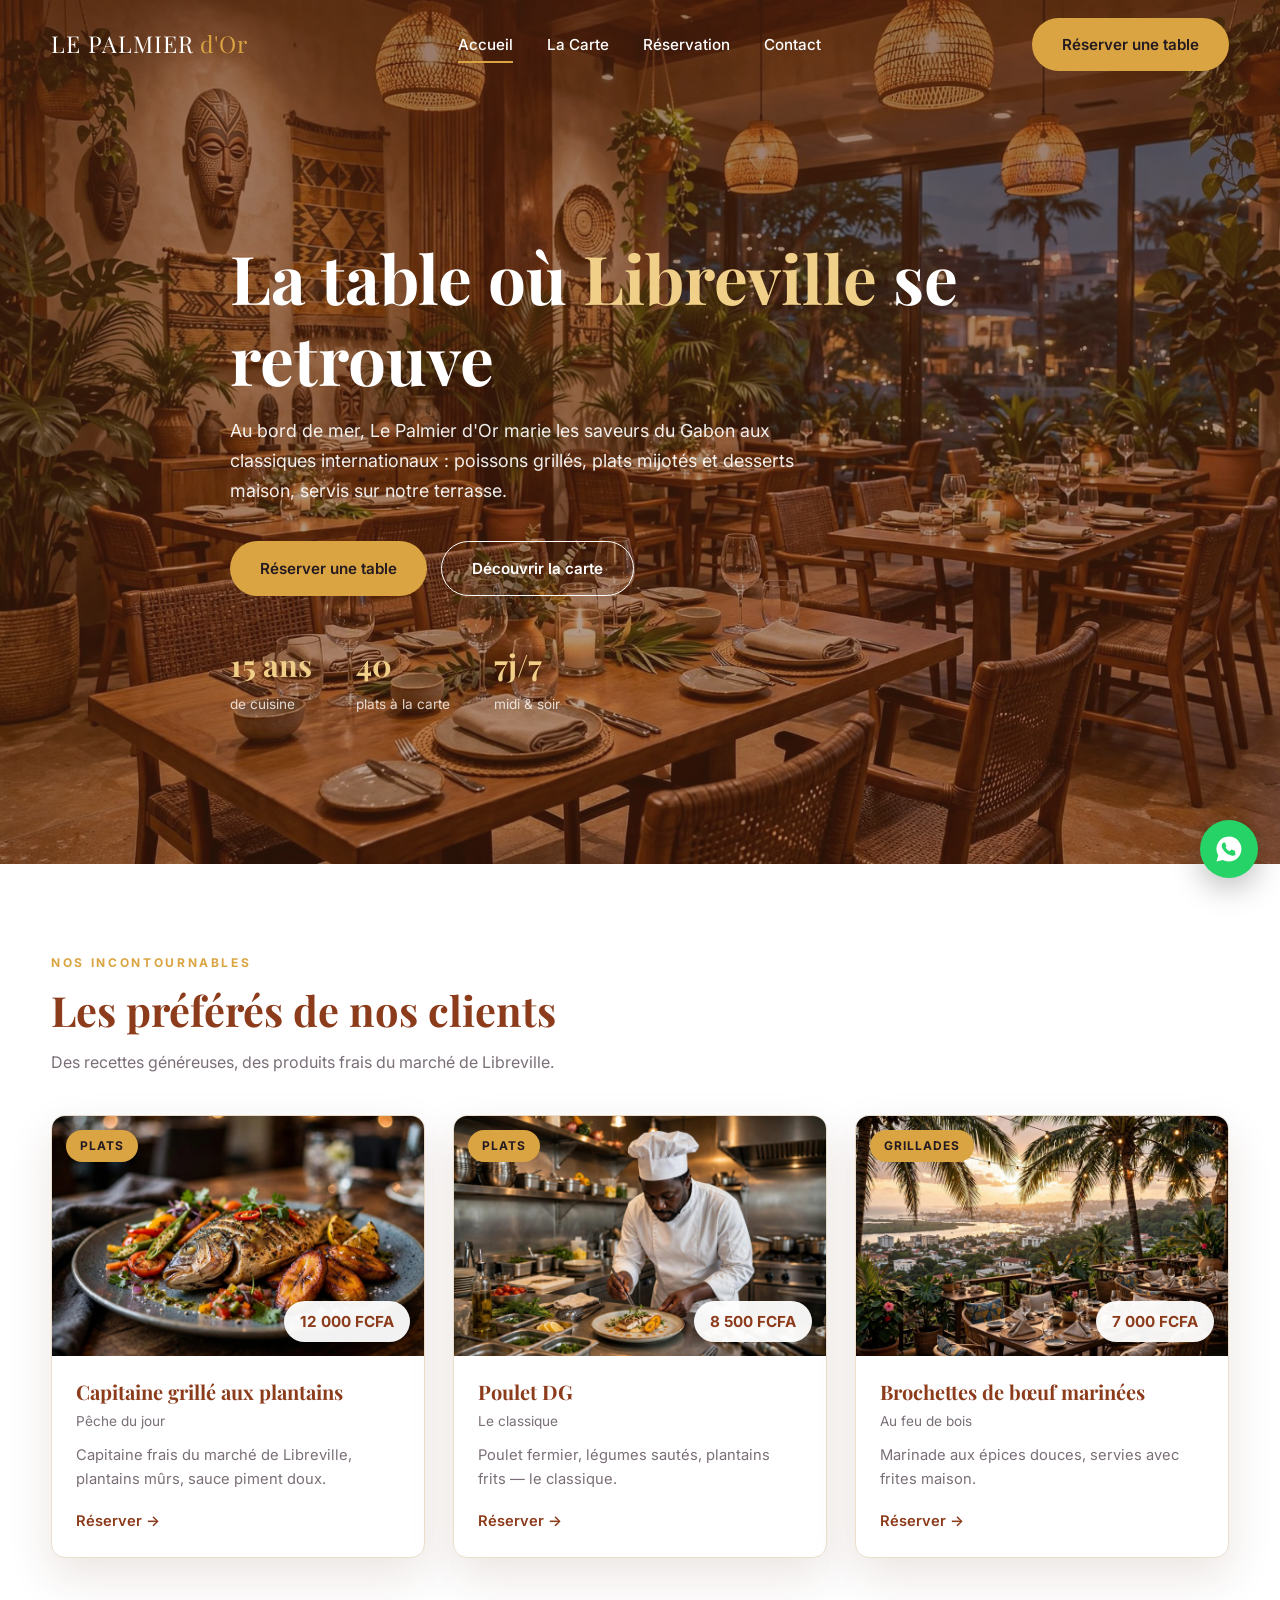
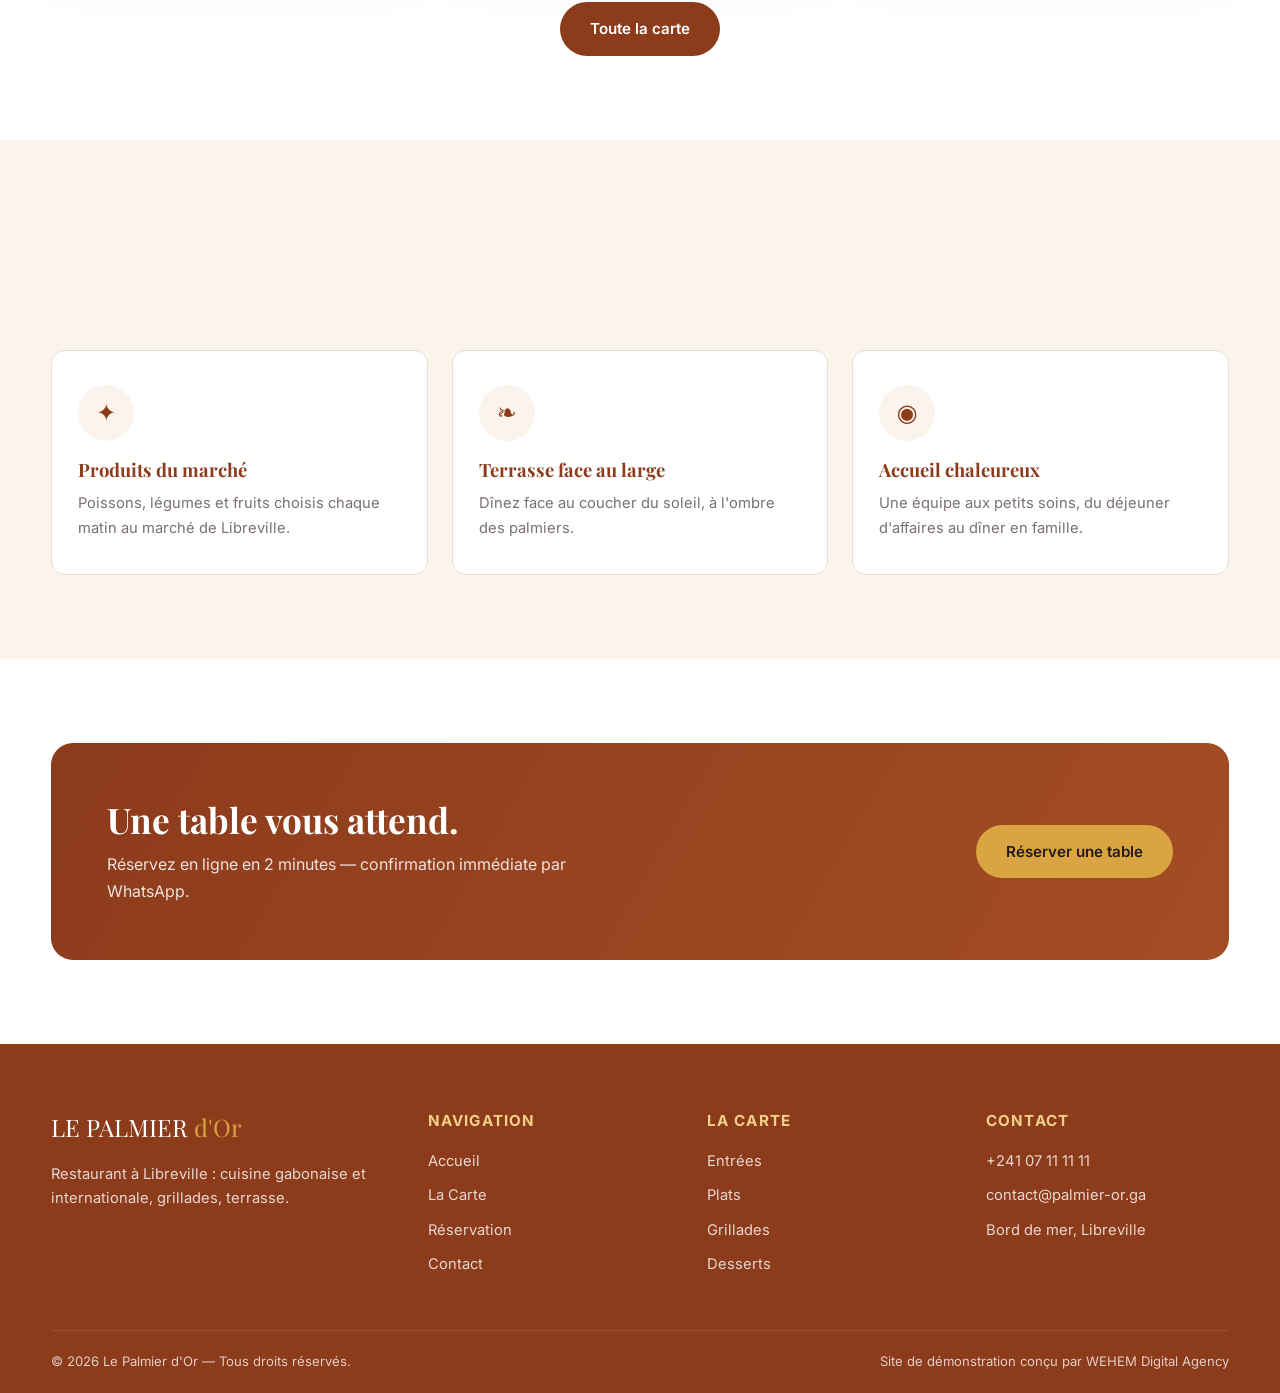
<file: index.html>
<!DOCTYPE html>
<html lang="fr">
<head>
<meta charset="UTF-8">
<meta name="viewport" content="width=device-width, initial-scale=1.0">
<title>Le Palmier d'Or — Restaurant à Libreville</title>
<meta name="description" content="Le Palmier d'Or : restaurant à Libreville. Cuisine gabonaise et internationale, grillades, terrasse face au large. Réservez votre table.">
<link rel="preconnect" href="https://fonts.googleapis.com">
<link href="https://fonts.googleapis.com/css2?family=Playfair+Display:wght@500;600;700&family=Inter:wght@400;500;600;700&display=swap" rel="stylesheet">
<link rel="stylesheet" href="styles.css">
</head>
<body>

<header class="header" id="header">
  <div class="container">
    <a href="index.html" class="logo">LE PALMIER<span> d'Or</span></a>
    <nav class="nav" id="nav">
      <a href="index.html">Accueil</a>
      <a href="carte.html">La Carte</a>
      <a href="reservation.html">Réservation</a>
      <a href="contact.html">Contact</a>
    </nav>
    <div class="header-cta">
      <a class="btn btn--or" href="reservation.html">Réserver une table</a>
      <button class="burger" id="burger" aria-label="Menu"><span></span><span></span><span></span></button>
    </div>
  </div>
</header>

<section class="hero">
  <div class="container hero-contenu">
    <h1>La table où <em>Libreville</em> se retrouve</h1>
    <p>Au bord de mer, Le Palmier d'Or marie les saveurs du Gabon aux classiques internationaux : poissons grillés, plats mijotés et desserts maison, servis sur notre terrasse.</p>
    <div class="hero-cta">
      <a class="btn btn--or" href="reservation.html">Réserver une table</a>
      <a class="btn btn--ghost" href="carte.html" style="border-color:#fff;color:#fff">Découvrir la carte</a>
    </div>
    <div class="hero-stats">
      <div><strong>15 ans</strong><span>de cuisine</span></div>
      <div><strong>40</strong><span>plats à la carte</span></div>
      <div><strong>7j/7</strong><span>midi & soir</span></div>
    </div>
  </div>
</section>

<section class="section">
  <div class="container">
    <span class="kicker reveal">Nos incontournables</span>
    <h2 class="titre-section reveal">Les préférés de nos clients</h2>
    <p class="sous-titre reveal">Des recettes généreuses, des produits frais du marché de Libreville.</p>
    <div class="grille-presta">
      <article class="carte-presta reveal">
        <a href="reservation.html?prestation=capitaine"><div class="carte-img">
          <img src="images/plat-signature.jpg" alt="Capitaine grillé aux plantains" loading="lazy">
          <span class="badge">Plats</span><span class="prix-tag">12 000 FCFA</span>
        </div></a>
        <div class="carte-corps">
          <h3><a href="reservation.html?prestation=capitaine">Capitaine grillé aux plantains</a></h3>
          <p class="carte-duree">Pêche du jour</p>
          <p class="desc">Capitaine frais du marché de Libreville, plantains mûrs, sauce piment doux.</p>
          <a class="carte-lien" href="reservation.html?prestation=capitaine">Réserver →</a>
        </div>
      </article>
      <article class="carte-presta reveal">
        <a href="reservation.html?prestation=poulet-dg"><div class="carte-img">
          <img src="images/chef.jpg" alt="Poulet DG" loading="lazy">
          <span class="badge">Plats</span><span class="prix-tag">8 500 FCFA</span>
        </div></a>
        <div class="carte-corps">
          <h3><a href="reservation.html?prestation=poulet-dg">Poulet DG</a></h3>
          <p class="carte-duree">Le classique</p>
          <p class="desc">Poulet fermier, légumes sautés, plantains frits — le classique.</p>
          <a class="carte-lien" href="reservation.html?prestation=poulet-dg">Réserver →</a>
        </div>
      </article>
      <article class="carte-presta reveal">
        <a href="reservation.html?prestation=brochettes"><div class="carte-img">
          <img src="images/terrasse.jpg" alt="Brochettes de bœuf marinées" loading="lazy">
          <span class="badge">Grillades</span><span class="prix-tag">7 000 FCFA</span>
        </div></a>
        <div class="carte-corps">
          <h3><a href="reservation.html?prestation=brochettes">Brochettes de bœuf marinées</a></h3>
          <p class="carte-duree">Au feu de bois</p>
          <p class="desc">Marinade aux épices douces, servies avec frites maison.</p>
          <a class="carte-lien" href="reservation.html?prestation=brochettes">Réserver →</a>
        </div>
      </article>
    </div>
    <div class="centre reveal"><a class="btn btn--prune" href="carte.html">Toute la carte</a></div>
  </div>
</section>

<section class="section section--creme">
  <div class="container">
    <span class="kicker reveal">Pourquoi nous choisir</span>
    <h2 class="titre-section reveal">Le goût du Gabon, l'exigence d'une grande table</h2>
    <div class="grille-atouts" style="margin-top:40px">
      <div class="atout reveal">
        <div class="atout-icone">✦</div>
        <h3>Produits du marché</h3>
        <p>Poissons, légumes et fruits choisis chaque matin au marché de Libreville.</p>
      </div>
      <div class="atout reveal">
        <div class="atout-icone">❧</div>
        <h3>Terrasse face au large</h3>
        <p>Dînez face au coucher du soleil, à l'ombre des palmiers.</p>
      </div>
      <div class="atout reveal">
        <div class="atout-icone">◉</div>
        <h3>Accueil chaleureux</h3>
        <p>Une équipe aux petits soins, du déjeuner d'affaires au dîner en famille.</p>
      </div>
    </div>
  </div>
</section>

<section class="section">
  <div class="container">
    <div class="bandeau reveal">
      <div>
        <h2>Une table vous attend.</h2>
        <p>Réservez en ligne en 2 minutes — confirmation immédiate par WhatsApp.</p>
      </div>
      <a class="btn btn--or" href="reservation.html">Réserver une table</a>
    </div>
  </div>
</section>

<footer>
  <div class="container">
    <div class="footer-grille">
      <div>
        <p class="footer-logo">LE PALMIER<span> d'Or</span></p>
        <p style="opacity:.8;font-size:.92rem">Restaurant à Libreville : cuisine gabonaise et internationale, grillades, terrasse.</p>
      </div>
      <div>
        <h4>Navigation</h4>
        <a href="index.html">Accueil</a>
        <a href="carte.html">La Carte</a>
        <a href="reservation.html">Réservation</a>
        <a href="contact.html">Contact</a>
      </div>
      <div>
        <h4>La Carte</h4>
        <a href="carte.html">Entrées</a>
        <a href="carte.html">Plats</a>
        <a href="carte.html">Grillades</a>
        <a href="carte.html">Desserts</a>
      </div>
      <div>
        <h4>Contact</h4>
        <a href="tel:+24107111111">+241 07 11 11 11</a>
        <a href="mailto:contact@palmier-or.ga">contact@palmier-or.ga</a>
        <a href="contact.html">Bord de mer, Libreville</a>
      </div>
    </div>
    <div class="footer-bas">
      <span>© <span id="annee"></span> Le Palmier d'Or — Tous droits réservés.</span>
      <span>Site de démonstration conçu par <a href="https://wehem-agency.github.io/" style="display:inline">WEHEM Digital Agency</a></span>
    </div>
  </div>
</footer>

<a class="whatsapp-float" href="https://wa.me/24107111111" target="_blank" rel="noopener" aria-label="WhatsApp">
  <svg width="30" height="30" viewBox="0 0 24 24" fill="#fff"><path d="M12 2a10 10 0 0 0-8.6 15.1L2 22l5-1.3A10 10 0 1 0 12 2zm5.4 14.1c-.2.6-1.3 1.2-1.8 1.2-.5.1-1 .2-3.4-.7-2.9-1.2-4.7-4.1-4.9-4.3-.1-.2-1.1-1.5-1.1-2.9s.7-2 1-2.3c.2-.3.5-.3.7-.3h.5c.2 0 .4 0 .6.5s.8 1.9.8 2c.1.1.1.3 0 .5-.3.6-.6.8-.4 1.1.7 1.2 1.6 2 2.8 2.6.3.2.5.1.7-.1l.8-.9c.2-.3.4-.2.7-.1l2 1c.3.1.5.2.6.4 0 .1 0 .5-.2 1.3z"/></svg>
</a>

<script src="app.js"></script>
</body>
</html>
</file>
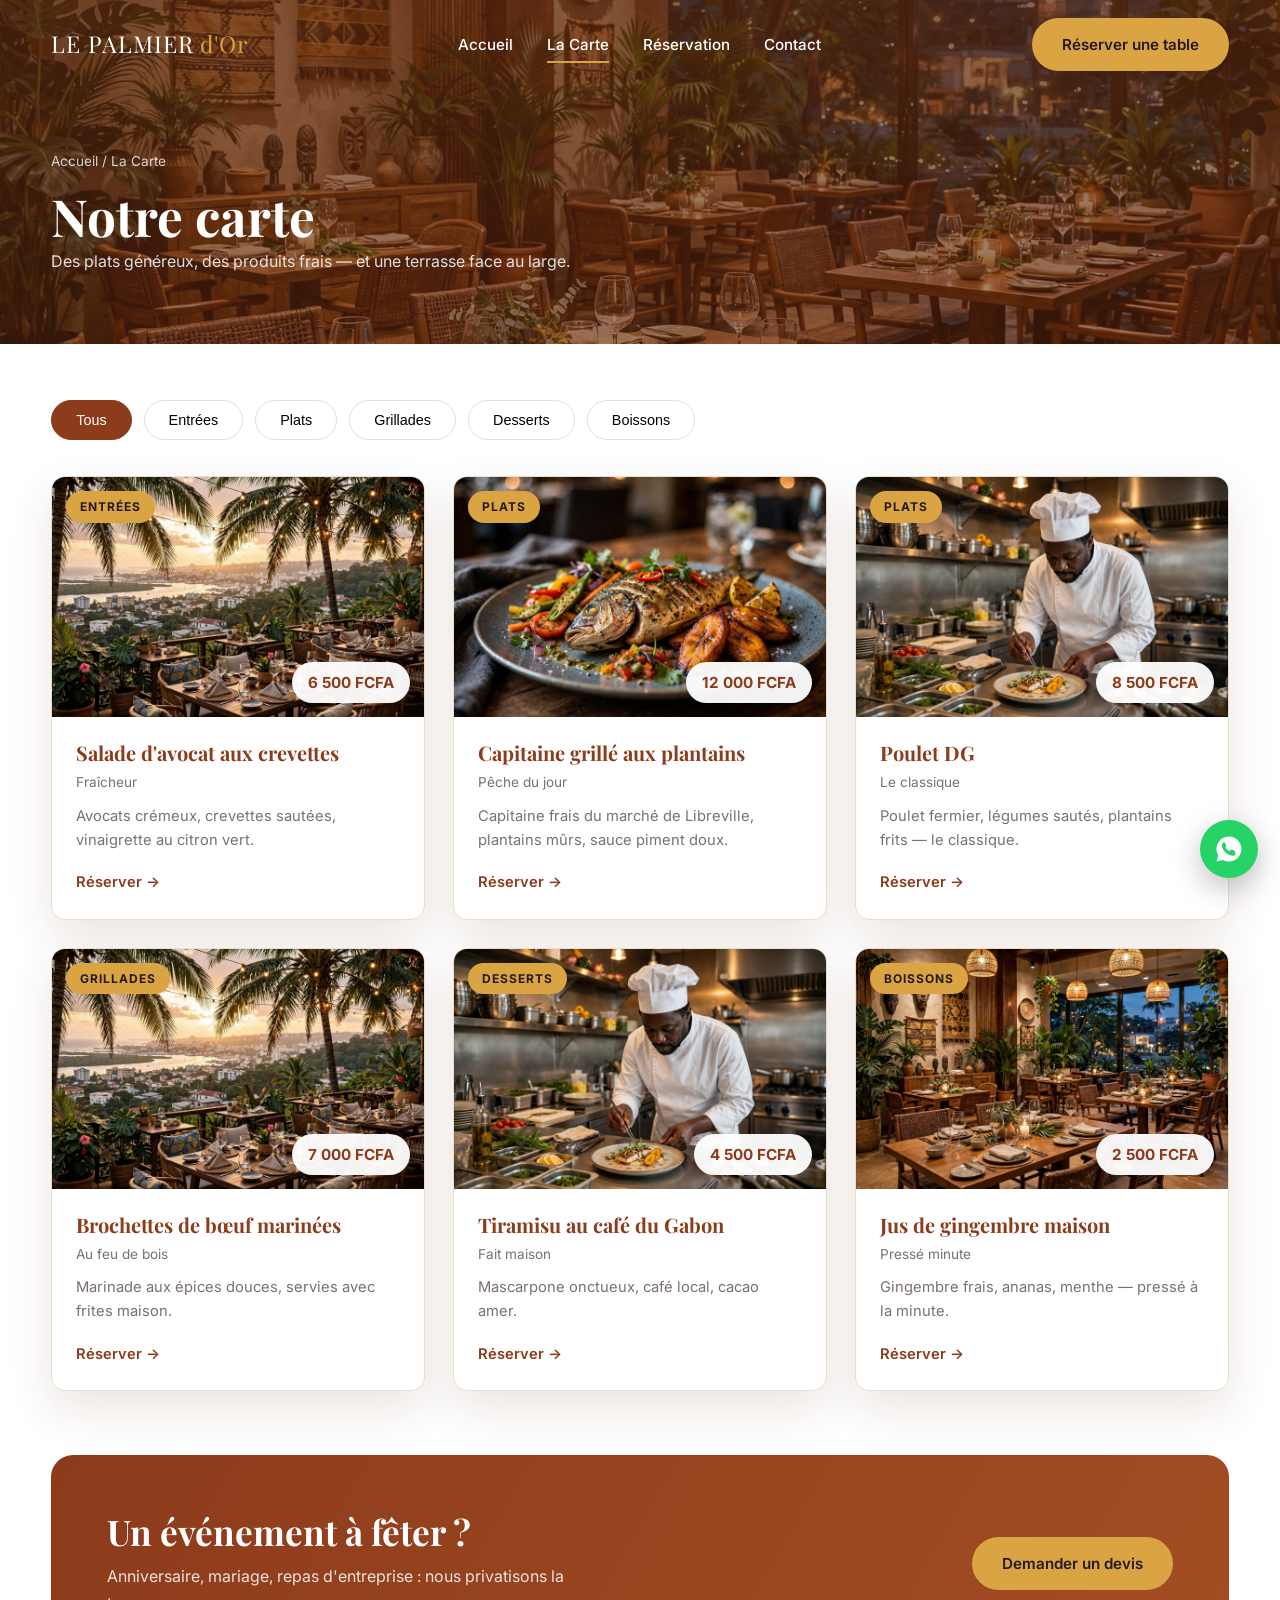
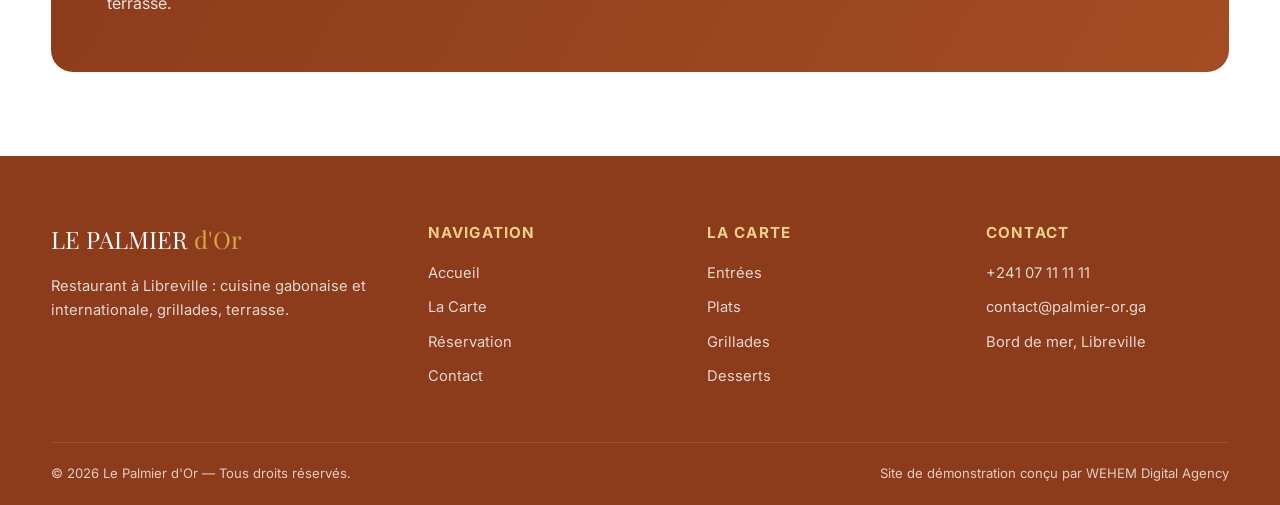
<file: carte.html>
<!DOCTYPE html>
<html lang="fr">
<head>
<meta charset="UTF-8">
<meta name="viewport" content="width=device-width, initial-scale=1.0">
<title>La carte — Le Palmier d'Or, Libreville</title>
<meta name="description" content="Notre carte : entrées, plats, grillades, desserts et boissons. Tarifs en FCFA.">
<link rel="preconnect" href="https://fonts.googleapis.com">
<link href="https://fonts.googleapis.com/css2?family=Playfair+Display:wght@500;600;700&family=Inter:wght@400;500;600;700&display=swap" rel="stylesheet">
<link rel="stylesheet" href="styles.css">
</head>
<body>

<header class="header" id="header">
  <div class="container">
    <a href="index.html" class="logo">LE PALMIER<span> d'Or</span></a>
    <nav class="nav" id="nav">
      <a href="index.html">Accueil</a>
      <a href="carte.html">La Carte</a>
      <a href="reservation.html">Réservation</a>
      <a href="contact.html">Contact</a>
    </nav>
    <div class="header-cta">
      <a class="btn btn--or" href="reservation.html">Réserver une table</a>
      <button class="burger" id="burger" aria-label="Menu"><span></span><span></span><span></span></button>
    </div>
  </div>
</header>

<section class="page-hero">
  <div class="container">
    <p class="fil-ariane">Accueil / La Carte</p>
    <h1>Notre carte</h1>
    <p style="opacity:.85;max-width:600px">Des plats généreux, des produits frais — et une terrasse face au large.</p>
  </div>
</section>

<section class="section" style="padding-top:56px">
  <div class="container">
    <div class="filtres reveal">
      <button class="filtre-btn actif" data-cat="">Tous</button>
      <button class="filtre-btn" data-cat="entrees">Entrées</button>
      <button class="filtre-btn" data-cat="plats">Plats</button>
      <button class="filtre-btn" data-cat="grillades">Grillades</button>
      <button class="filtre-btn" data-cat="desserts">Desserts</button>
      <button class="filtre-btn" data-cat="boissons">Boissons</button>
    </div>
    <div class="grille-presta" id="grille-presta"></div>
    <div class="bandeau reveal" style="margin-top:64px">
      <div>
        <h2>Un événement à fêter ?</h2>
        <p>Anniversaire, mariage, repas d'entreprise : nous privatisons la terrasse.</p>
      </div>
      <a class="btn btn--or" href="contact.html">Demander un devis</a>
    </div>
  </div>
</section>

<footer>
  <div class="container">
    <div class="footer-grille">
      <div>
        <p class="footer-logo">LE PALMIER<span> d'Or</span></p>
        <p style="opacity:.8;font-size:.92rem">Restaurant à Libreville : cuisine gabonaise et internationale, grillades, terrasse.</p>
      </div>
      <div>
        <h4>Navigation</h4>
        <a href="index.html">Accueil</a>
        <a href="carte.html">La Carte</a>
        <a href="reservation.html">Réservation</a>
        <a href="contact.html">Contact</a>
      </div>
      <div>
        <h4>La Carte</h4>
        <a href="carte.html">Entrées</a>
        <a href="carte.html">Plats</a>
        <a href="carte.html">Grillades</a>
        <a href="carte.html">Desserts</a>
      </div>
      <div>
        <h4>Contact</h4>
        <a href="tel:+24107111111">+241 07 11 11 11</a>
        <a href="mailto:contact@palmier-or.ga">contact@palmier-or.ga</a>
        <a href="contact.html">Bord de mer, Libreville</a>
      </div>
    </div>
    <div class="footer-bas">
      <span>© <span id="annee"></span> Le Palmier d'Or — Tous droits réservés.</span>
      <span>Site de démonstration conçu par <a href="https://wehem-agency.github.io/" style="display:inline">WEHEM Digital Agency</a></span>
    </div>
  </div>
</footer>

<a class="whatsapp-float" href="https://wa.me/24107111111" target="_blank" rel="noopener" aria-label="WhatsApp">
  <svg width="30" height="30" viewBox="0 0 24 24" fill="#fff"><path d="M12 2a10 10 0 0 0-8.6 15.1L2 22l5-1.3A10 10 0 1 0 12 2zm5.4 14.1c-.2.6-1.3 1.2-1.8 1.2-.5.1-1 .2-3.4-.7-2.9-1.2-4.7-4.1-4.9-4.3-.1-.2-1.1-1.5-1.1-2.9s.7-2 1-2.3c.2-.3.5-.3.7-.3h.5c.2 0 .4 0 .6.5s.8 1.9.8 2c.1.1.1.3 0 .5-.3.6-.6.8-.4 1.1.7 1.2 1.6 2 2.8 2.6.3.2.5.1.7-.1l.8-.9c.2-.3.4-.2.7-.1l2 1c.3.1.5.2.6.4 0 .1 0 .5-.2 1.3z"/></svg>
</a>

<script src="app.js"></script>
</body>
</html>
</file>
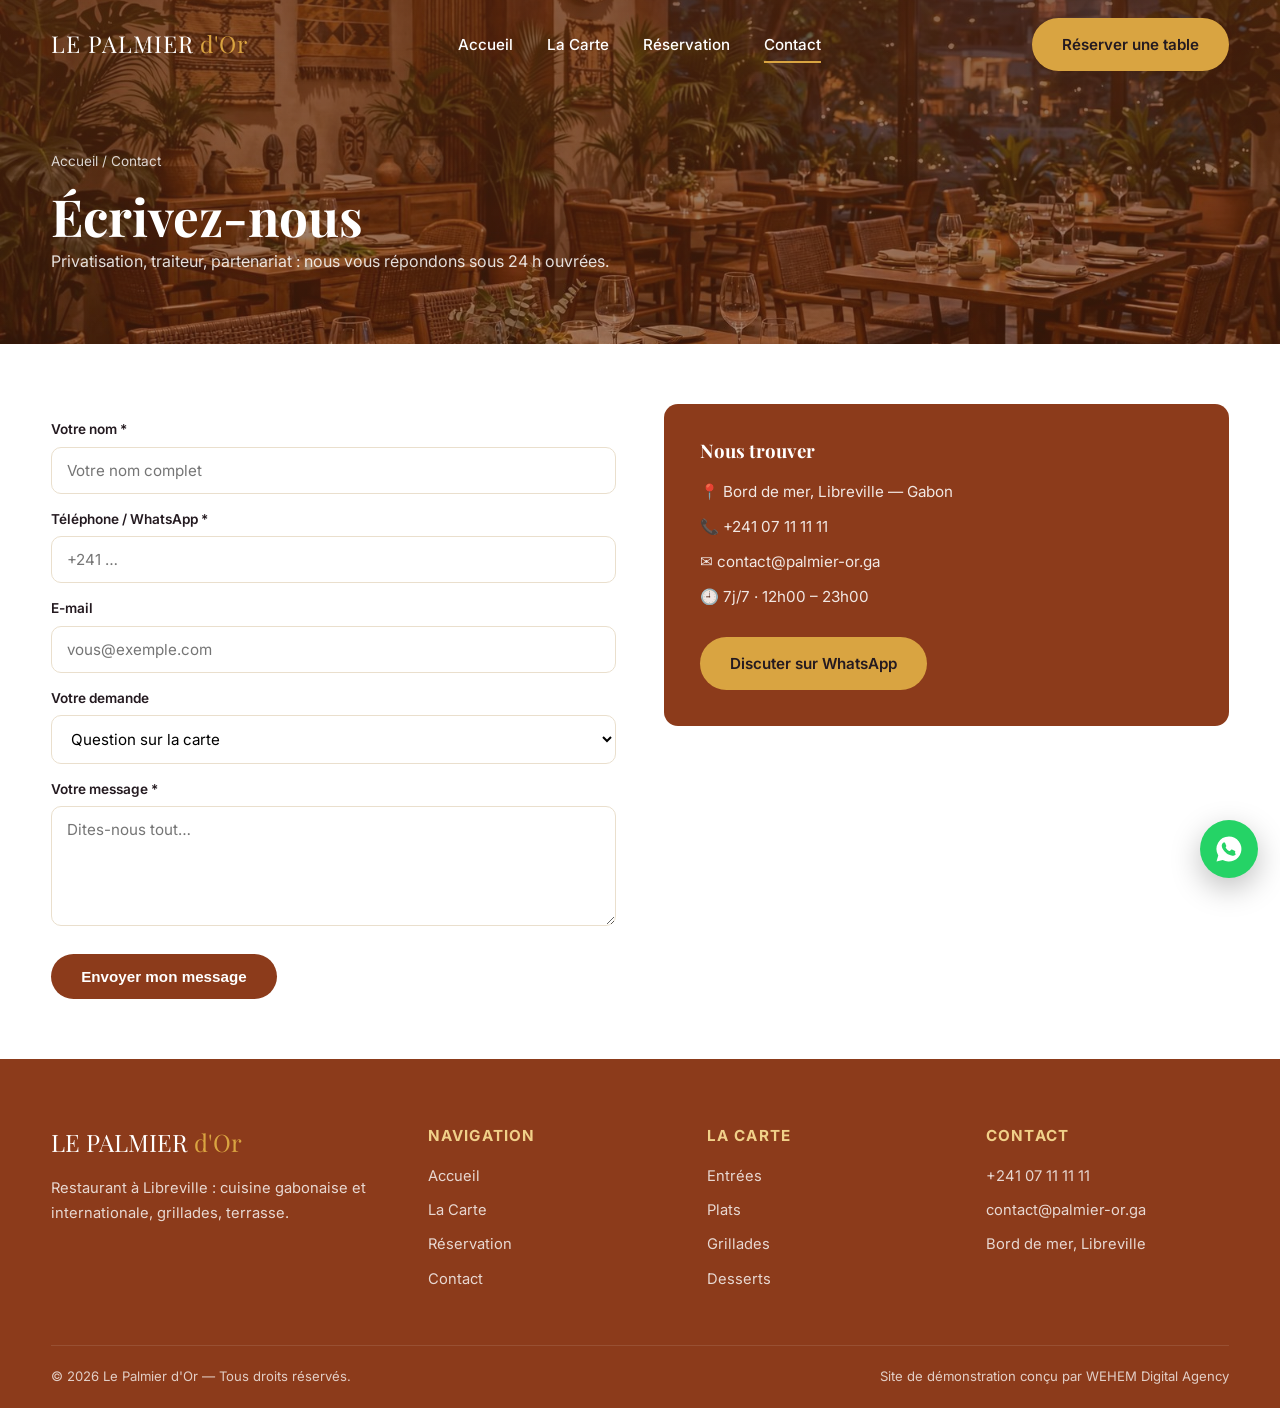
<file: contact.html>
<!DOCTYPE html>
<html lang="fr">
<head>
<meta charset="UTF-8">
<meta name="viewport" content="width=device-width, initial-scale=1.0">
<title>Contact — Le Palmier d'Or, Libreville</title>
<meta name="description" content="Contactez le restaurant Le Palmier d'Or : privatisation, traiteur, partenariats. Bord de mer, Libreville.">
<link rel="preconnect" href="https://fonts.googleapis.com">
<link href="https://fonts.googleapis.com/css2?family=Playfair+Display:wght@500;600;700&family=Inter:wght@400;500;600;700&display=swap" rel="stylesheet">
<link rel="stylesheet" href="styles.css">
</head>
<body>

<header class="header" id="header">
  <div class="container">
    <a href="index.html" class="logo">LE PALMIER<span> d'Or</span></a>
    <nav class="nav" id="nav">
      <a href="index.html">Accueil</a>
      <a href="carte.html">La Carte</a>
      <a href="reservation.html">Réservation</a>
      <a href="contact.html">Contact</a>
    </nav>
    <div class="header-cta">
      <a class="btn btn--or" href="reservation.html">Réserver une table</a>
      <button class="burger" id="burger" aria-label="Menu"><span></span><span></span><span></span></button>
    </div>
  </div>
</header>

<section class="page-hero">
  <div class="container">
    <p class="fil-ariane">Accueil / Contact</p>
    <h1>Écrivez-nous</h1>
    <p style="opacity:.85;max-width:600px">Privatisation, traiteur, partenariat : nous vous répondons sous 24 h ouvrées.</p>
  </div>
</section>

<div class="container">
  <div class="contact-grille">
    <div class="reveal">
      <form class="formulaire" data-demo>
        <label for="c-nom">Votre nom *</label>
        <input id="c-nom" type="text" required placeholder="Votre nom complet">
        <label for="c-tel">Téléphone / WhatsApp *</label>
        <input id="c-tel" type="tel" required placeholder="+241 …">
        <label for="c-email">E-mail</label>
        <input id="c-email" type="email" placeholder="vous@exemple.com">
        <label for="c-sujet">Votre demande</label>
        <select id="c-sujet">
          <option>Question sur la carte</option>
          <option>Privatisation / événement</option>
          <option>Devis traiteur</option>
          <option>Partenariat</option>
          <option>Autre demande</option>
        </select>
        <label for="c-msg">Votre message *</label>
        <textarea id="c-msg" required placeholder="Dites-nous tout…"></textarea>
        <button class="btn btn--prune" type="submit" style="margin-top:20px">Envoyer mon message</button>
        <p class="form-ok">✓ Message envoyé ! Nous vous répondrons sous 24 h ouvrées.</p>
      </form>
    </div>
    <div>
      <div class="carte-adresse reveal">
        <h3>Nous trouver</h3>
        <p>📍 Bord de mer, Libreville — Gabon</p>
        <p>📞 <a href="tel:+24107111111">+241 07 11 11 11</a></p>
        <p>✉️ <a href="mailto:contact@palmier-or.ga">contact@palmier-or.ga</a></p>
        <p>🕘 7j/7 · 12h00 – 23h00</p>
        <a class="btn btn--or" href="https://wa.me/24107111111" target="_blank" rel="noopener" style="margin-top:18px">Discuter sur WhatsApp</a>
      </div>
    </div>
  </div>
</div>

<footer>
  <div class="container">
    <div class="footer-grille">
      <div>
        <p class="footer-logo">LE PALMIER<span> d'Or</span></p>
        <p style="opacity:.8;font-size:.92rem">Restaurant à Libreville : cuisine gabonaise et internationale, grillades, terrasse.</p>
      </div>
      <div>
        <h4>Navigation</h4>
        <a href="index.html">Accueil</a>
        <a href="carte.html">La Carte</a>
        <a href="reservation.html">Réservation</a>
        <a href="contact.html">Contact</a>
      </div>
      <div>
        <h4>La Carte</h4>
        <a href="carte.html">Entrées</a>
        <a href="carte.html">Plats</a>
        <a href="carte.html">Grillades</a>
        <a href="carte.html">Desserts</a>
      </div>
      <div>
        <h4>Contact</h4>
        <a href="tel:+24107111111">+241 07 11 11 11</a>
        <a href="mailto:contact@palmier-or.ga">contact@palmier-or.ga</a>
        <a href="contact.html">Bord de mer, Libreville</a>
      </div>
    </div>
    <div class="footer-bas">
      <span>© <span id="annee"></span> Le Palmier d'Or — Tous droits réservés.</span>
      <span>Site de démonstration conçu par <a href="https://wehem-agency.github.io/" style="display:inline">WEHEM Digital Agency</a></span>
    </div>
  </div>
</footer>

<a class="whatsapp-float" href="https://wa.me/24107111111" target="_blank" rel="noopener" aria-label="WhatsApp">
  <svg width="30" height="30" viewBox="0 0 24 24" fill="#fff"><path d="M12 2a10 10 0 0 0-8.6 15.1L2 22l5-1.3A10 10 0 1 0 12 2zm5.4 14.1c-.2.6-1.3 1.2-1.8 1.2-.5.1-1 .2-3.4-.7-2.9-1.2-4.7-4.1-4.9-4.3-.1-.2-1.1-1.5-1.1-2.9s.7-2 1-2.3c.2-.3.5-.3.7-.3h.5c.2 0 .4 0 .6.5s.8 1.9.8 2c.1.1.1.3 0 .5-.3.6-.6.8-.4 1.1.7 1.2 1.6 2 2.8 2.6.3.2.5.1.7-.1l.8-.9c.2-.3.4-.2.7-.1l2 1c.3.1.5.2.6.4 0 .1 0 .5-.2 1.3z"/></svg>
</a>

<script src="app.js"></script>
</body>
</html>
</file>
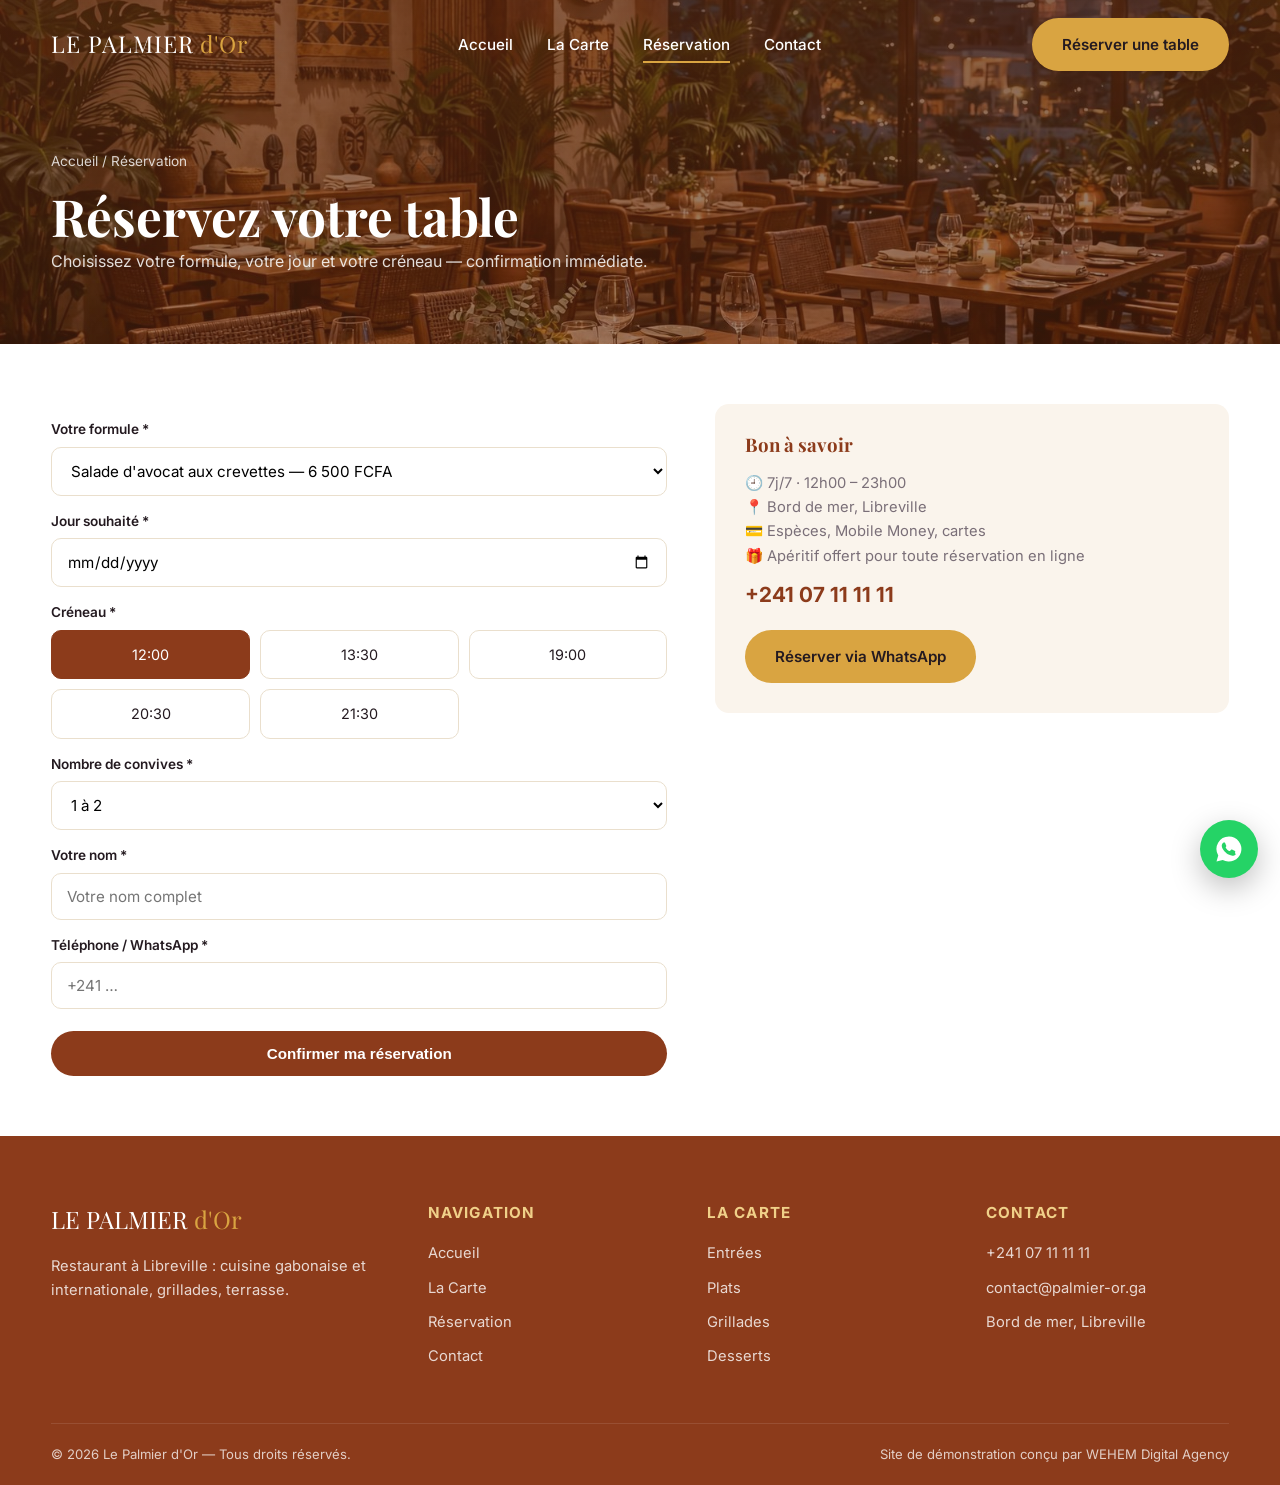
<file: reservation.html>
<!DOCTYPE html>
<html lang="fr">
<head>
<meta charset="UTF-8">
<meta name="viewport" content="width=device-width, initial-scale=1.0">
<title>Réservation — Le Palmier d'Or, Libreville</title>
<meta name="description" content="Réservez votre table en ligne : choisissez votre formule, votre jour et votre créneau. Confirmation immédiate.">
<link rel="preconnect" href="https://fonts.googleapis.com">
<link href="https://fonts.googleapis.com/css2?family=Playfair+Display:wght@500;600;700&family=Inter:wght@400;500;600;700&display=swap" rel="stylesheet">
<link rel="stylesheet" href="styles.css">
</head>
<body>

<header class="header" id="header">
  <div class="container">
    <a href="index.html" class="logo">LE PALMIER<span> d'Or</span></a>
    <nav class="nav" id="nav">
      <a href="index.html">Accueil</a>
      <a href="carte.html">La Carte</a>
      <a href="reservation.html">Réservation</a>
      <a href="contact.html">Contact</a>
    </nav>
    <div class="header-cta">
      <a class="btn btn--or" href="reservation.html">Réserver une table</a>
      <button class="burger" id="burger" aria-label="Menu"><span></span><span></span><span></span></button>
    </div>
  </div>
</header>

<section class="page-hero">
  <div class="container">
    <p class="fil-ariane">Accueil / Réservation</p>
    <h1>Réservez votre table</h1>
    <p style="opacity:.85;max-width:600px">Choisissez votre formule, votre jour et votre créneau — confirmation immédiate.</p>
  </div>
</section>

<div class="container">
  <div class="resa-grille">
    <div class="reveal">
      <form class="formulaire" id="form-resa" data-demo>
        <label for="r-prestation">Votre formule *</label>
        <select id="r-prestation" required></select>
        <label for="r-date">Jour souhaité *</label>
        <input id="r-date" type="date" required>
        <label>Créneau *</label>
        <div class="creneaux" id="creneaux"></div>
        <input type="hidden" id="r-creneau">
        <label for="r-convives">Nombre de convives *</label>
        <select id="r-convives" required>
          <option>1 à 2</option><option>3 à 4</option><option>5 à 8</option><option>9 et plus</option>
        </select>
        <label for="r-nom">Votre nom *</label>
        <input id="r-nom" type="text" required placeholder="Votre nom complet">
        <label for="r-tel">Téléphone / WhatsApp *</label>
        <input id="r-tel" type="tel" required placeholder="+241 …">
        <button class="btn btn--prune" type="submit" style="width:100%;justify-content:center;margin-top:22px">Confirmer ma réservation</button>
        <p class="form-ok">✓ Réservation envoyée ! Nous vous confirmons par WhatsApp dans l'heure.</p>
      </form>
    </div>
    <aside>
      <div class="encadre reveal">
        <h3>Bon à savoir</h3>
        <p style="font-size:.92rem;color:var(--gris)">🕘 7j/7 · 12h00 – 23h00</p>
        <p style="font-size:.92rem;color:var(--gris)">📍 Bord de mer, Libreville</p>
        <p style="font-size:.92rem;color:var(--gris)">💳 Espèces, Mobile Money, cartes</p>
        <p style="font-size:.92rem;color:var(--gris)">🎁 Apéritif offert pour toute réservation en ligne</p>
        <a class="tel" href="tel:+24107111111">+241 07 11 11 11</a>
        <a class="btn btn--or" href="https://wa.me/24107111111" target="_blank" rel="noopener">Réserver via WhatsApp</a>
      </div>
    </aside>
  </div>
</div>

<footer>
  <div class="container">
    <div class="footer-grille">
      <div>
        <p class="footer-logo">LE PALMIER<span> d'Or</span></p>
        <p style="opacity:.8;font-size:.92rem">Restaurant à Libreville : cuisine gabonaise et internationale, grillades, terrasse.</p>
      </div>
      <div>
        <h4>Navigation</h4>
        <a href="index.html">Accueil</a>
        <a href="carte.html">La Carte</a>
        <a href="reservation.html">Réservation</a>
        <a href="contact.html">Contact</a>
      </div>
      <div>
        <h4>La Carte</h4>
        <a href="carte.html">Entrées</a>
        <a href="carte.html">Plats</a>
        <a href="carte.html">Grillades</a>
        <a href="carte.html">Desserts</a>
      </div>
      <div>
        <h4>Contact</h4>
        <a href="tel:+24107111111">+241 07 11 11 11</a>
        <a href="mailto:contact@palmier-or.ga">contact@palmier-or.ga</a>
        <a href="contact.html">Bord de mer, Libreville</a>
      </div>
    </div>
    <div class="footer-bas">
      <span>© <span id="annee"></span> Le Palmier d'Or — Tous droits réservés.</span>
      <span>Site de démonstration conçu par <a href="https://wehem-agency.github.io/" style="display:inline">WEHEM Digital Agency</a></span>
    </div>
  </div>
</footer>

<a class="whatsapp-float" href="https://wa.me/24107111111" target="_blank" rel="noopener" aria-label="WhatsApp">
  <svg width="30" height="30" viewBox="0 0 24 24" fill="#fff"><path d="M12 2a10 10 0 0 0-8.6 15.1L2 22l5-1.3A10 10 0 1 0 12 2zm5.4 14.1c-.2.6-1.3 1.2-1.8 1.2-.5.1-1 .2-3.4-.7-2.9-1.2-4.7-4.1-4.9-4.3-.1-.2-1.1-1.5-1.1-2.9s.7-2 1-2.3c.2-.3.5-.3.7-.3h.5c.2 0 .4 0 .6.5s.8 1.9.8 2c.1.1.1.3 0 .5-.3.6-.6.8-.4 1.1.7 1.2 1.6 2 2.8 2.6.3.2.5.1.7-.1l.8-.9c.2-.3.4-.2.7-.1l2 1c.3.1.5.2.6.4 0 .1 0 .5-.2 1.3z"/></svg>
</a>

<script src="app.js"></script>
</body>
</html>
</file>
<file: styles.css>
/* LE PALMIER D'OR — Restaurant (site de démonstration WEHEM) */
:root{
  --prune:#8c3b1b; --prune-2:#a34d24; --or:#d9a441; --or-clair:#f0d089;
  --creme:#faf4ec; --blanc:#ffffff; --encre:#241a20; --gris:#7a6f78;
  --bord:#eadfcd; --ombre:0 18px 45px rgba(90,40,15,.12);
  --rayon:14px; --font-titre:'Playfair Display',Georgia,serif; --font-texte:'Inter',system-ui,sans-serif;
}
*{margin:0;padding:0;box-sizing:border-box}
html{scroll-behavior:smooth}
body{font-family:var(--font-texte);color:var(--encre);background:var(--blanc);line-height:1.65;font-size:16px}
img{max-width:100%;display:block}
a{color:inherit;text-decoration:none}
.container{width:min(1180px,92%);margin:0 auto}
h1,h2,h3{font-family:var(--font-titre);line-height:1.2;color:var(--prune)}
.section{padding:84px 0}
.section--creme{background:var(--creme)}
.kicker{display:inline-block;text-transform:uppercase;letter-spacing:.22em;font-size:.75rem;color:var(--or);font-weight:700;margin-bottom:12px}
.titre-section{font-size:clamp(1.7rem,3.4vw,2.6rem);margin-bottom:14px}
.sous-titre{color:var(--gris);max-width:640px;margin-bottom:40px}
.btn{display:inline-flex;align-items:center;gap:10px;padding:14px 30px;border-radius:999px;font-weight:600;border:none;cursor:pointer;transition:.25s;font-size:.95rem}
.btn--or{background:var(--or);color:#241a20}
.btn--or:hover{background:var(--or-clair);transform:translateY(-2px)}
.btn--prune{background:var(--prune);color:#fff}
.btn--prune:hover{background:var(--prune-2);transform:translateY(-2px)}
.btn--ghost{border:1.5px solid var(--prune);color:var(--prune);background:transparent}
.btn--ghost:hover{background:var(--prune);color:#fff}

/* Header */
.header{position:fixed;inset:0 0 auto 0;z-index:50;transition:.3s;padding:18px 0}
.header .container{display:flex;align-items:center;justify-content:space-between}
.header--scrolled{background:rgba(255,255,255,.96);backdrop-filter:blur(10px);box-shadow:0 4px 24px rgba(0,0,0,.08);padding:12px 0}
.logo{font-family:var(--font-titre);font-size:1.45rem;color:#fff;letter-spacing:.04em}
.logo span{color:var(--or)}
.header--scrolled .logo{color:var(--prune)}
.nav{display:flex;gap:34px;align-items:center}
.nav a{color:#fff;font-weight:500;font-size:.95rem;position:relative}
.header--scrolled .nav a{color:var(--prune)}
.nav a::after{content:"";position:absolute;left:0;bottom:-6px;width:0;height:2px;background:var(--or);transition:.25s}
.nav a:hover::after,.nav a.actif::after{width:100%}
.header-cta{display:flex;gap:12px;align-items:center}
.burger{display:none;background:none;border:none;cursor:pointer;flex-direction:column;gap:5px;padding:6px}
.burger span{width:26px;height:2.5px;background:#fff;border-radius:2px;transition:.3s}
.header--scrolled .burger span{background:var(--prune)}

/* Hero */
.hero{min-height:96vh;display:flex;align-items:center;position:relative;color:#fff;
  background:linear-gradient(rgba(90,40,15,.62),rgba(90,40,15,.42)),url('images/hero-restaurant.jpg') center/cover}
.hero-contenu{padding-top:90px;max-width:820px}
.hero h1{color:#fff;font-size:clamp(2.4rem,5.5vw,4.2rem);margin-bottom:18px}
.hero h1 em{color:var(--or-clair);font-style:normal}
.hero p{font-size:1.12rem;opacity:.92;margin-bottom:36px;max-width:620px}
.hero-cta{display:flex;gap:14px;flex-wrap:wrap}
.hero-stats{display:flex;gap:44px;margin-top:44px}
.hero-stats div strong{display:block;font-family:var(--font-titre);font-size:1.9rem;color:var(--or-clair)}
.hero-stats div span{font-size:.85rem;opacity:.8}

/* Cartes prestations */
.grille-presta{display:grid;grid-template-columns:repeat(3,1fr);gap:28px}
.carte-presta{background:#fff;border-radius:var(--rayon);overflow:hidden;box-shadow:var(--ombre);transition:.3s;border:1px solid var(--bord)}
.carte-presta:hover{transform:translateY(-6px)}
.carte-img{position:relative;height:240px;overflow:hidden}
.carte-img img{width:100%;height:100%;object-fit:cover;transition:.5s}
.carte-presta:hover .carte-img img{transform:scale(1.06)}
.badge{position:absolute;top:14px;left:14px;background:var(--or);color:#241a20;font-size:.75rem;font-weight:700;
  padding:6px 14px;border-radius:999px;text-transform:uppercase;letter-spacing:.08em}
.prix-tag{position:absolute;bottom:14px;right:14px;background:rgba(255,255,255,.95);color:var(--prune);
  font-weight:700;padding:8px 16px;border-radius:999px;font-size:.95rem}
.carte-corps{padding:24px}
.carte-corps h3{font-size:1.25rem;margin-bottom:6px}
.carte-duree{color:var(--gris);font-size:.85rem;margin-bottom:10px}
.carte-corps p.desc{font-size:.92rem;color:var(--gris);margin-bottom:16px}
.carte-lien{color:var(--prune);font-weight:600;font-size:.92rem}
.carte-lien:hover{color:var(--or)}
.centre{text-align:center;margin-top:44px}

/* Filtres */
.filtres{display:flex;gap:12px;flex-wrap:wrap;margin-bottom:36px}
.filtre-btn{padding:11px 24px;border-radius:999px;border:1.5px solid var(--bord);background:#fff;
  cursor:pointer;font-size:.9rem;font-weight:500;transition:.2s}
.filtre-btn:hover{border-color:var(--prune)}
.filtre-btn.actif{background:var(--prune);color:#fff;border-color:var(--prune)}
.vide{text-align:center;padding:60px;color:var(--gris);grid-column:1/-1}

/* Bandeau */
.bandeau{background:linear-gradient(120deg,var(--prune),var(--prune-2));color:#fff;border-radius:22px;
  padding:56px;display:flex;align-items:center;justify-content:space-between;gap:32px;flex-wrap:wrap}
.bandeau h2{color:#fff;font-size:clamp(1.5rem,3vw,2.2rem);margin-bottom:10px}
.bandeau p{opacity:.85;max-width:520px}

/* Atouts */
.grille-atouts{display:grid;grid-template-columns:repeat(3,1fr);gap:24px}
.atout{background:#fff;border:1px solid var(--bord);border-radius:var(--rayon);padding:34px 26px}
.atout-icone{width:56px;height:56px;border-radius:50%;background:var(--creme);color:var(--prune);
  display:flex;align-items:center;justify-content:center;font-size:1.5rem;margin-bottom:18px}
.atout h3{font-size:1.15rem;margin-bottom:10px}
.atout p{font-size:.92rem;color:var(--gris)}

/* Page hero */
.page-hero{background:linear-gradient(rgba(90,40,15,.72),rgba(90,40,15,.55)),url('images/hero-restaurant.jpg') center/cover;
  padding:150px 0 70px;color:#fff}
.page-hero h1{color:#fff;font-size:clamp(2rem,4.5vw,3.2rem)}
.fil-ariane{font-size:.85rem;opacity:.8;margin-bottom:14px}

/* Formulaires */
.formulaire label{display:block;font-size:.85rem;font-weight:600;margin:14px 0 6px}
.formulaire input,.formulaire select,.formulaire textarea{width:100%;padding:13px 15px;border:1.5px solid var(--bord);
  border-radius:10px;font-size:.95rem;font-family:var(--font-texte);outline:none;transition:.2s;background:#fff}
.formulaire input:focus,.formulaire select:focus,.formulaire textarea:focus{border-color:var(--or)}
.formulaire textarea{min-height:120px;resize:vertical}
.form-ok{display:none;background:#e9f7ef;border:1px solid #9ed9b4;color:#1d6b3c;border-radius:10px;padding:16px;margin-top:16px}
.resa-grille{display:grid;grid-template-columns:1.2fr 1fr;gap:48px;padding:60px 0;align-items:start}
.encadre{background:var(--creme);border-radius:var(--rayon);padding:30px;position:sticky;top:110px}
.encadre h3{margin-bottom:14px}
.encadre .tel{font-size:1.3rem;font-weight:700;color:var(--prune);margin:10px 0 18px;display:block}
.creneaux{display:grid;grid-template-columns:repeat(3,1fr);gap:10px;margin-top:6px}
.creneau{padding:12px;border:1.5px solid var(--bord);border-radius:10px;text-align:center;cursor:pointer;font-size:.9rem;background:#fff;transition:.2s}
.creneau:hover{border-color:var(--prune)}
.creneau.choisi{background:var(--prune);color:#fff;border-color:var(--prune)}

/* Contact */
.contact-grille{display:grid;grid-template-columns:1fr 1fr;gap:48px;padding:60px 0;align-items:start}
.carte-adresse{background:var(--prune);color:#fff;border-radius:var(--rayon);padding:36px}
.carte-adresse h3{color:#fff;margin-bottom:16px}
.carte-adresse p{opacity:.88;margin-bottom:10px;font-size:.95rem}

/* Footer */
footer{background:var(--prune);color:#fff;padding:64px 0 0}
.footer-grille{display:grid;grid-template-columns:1.4fr 1fr 1fr 1fr;gap:36px;padding-bottom:44px}
.footer-grille h4{color:var(--or-clair);margin-bottom:16px;font-size:.95rem;text-transform:uppercase;letter-spacing:.08em}
.footer-grille a{display:block;opacity:.8;margin-bottom:10px;font-size:.92rem}
.footer-grille a:hover{opacity:1;color:var(--or-clair)}
.footer-logo{font-family:var(--font-titre);font-size:1.5rem;margin-bottom:14px}
.footer-logo span{color:var(--or)}
.footer-bas{border-top:1px solid rgba(255,255,255,.14);padding:20px 0;display:flex;justify-content:space-between;
  gap:12px;flex-wrap:wrap;font-size:.82rem;opacity:.75}

/* Divers */
.whatsapp-float{position:fixed;right:22px;bottom:22px;z-index:60;width:58px;height:58px;border-radius:50%;
  background:#25d366;display:flex;align-items:center;justify-content:center;box-shadow:0 10px 30px rgba(0,0,0,.25);transition:.25s}
.whatsapp-float:hover{transform:scale(1.1)}
.reveal{opacity:0;transform:translateY(28px);transition:opacity .7s,transform .7s}
.reveal.visible{opacity:1;transform:none}

@media(max-width:1024px){
  .grille-presta{grid-template-columns:repeat(2,1fr)}
  .grille-atouts{grid-template-columns:repeat(2,1fr)}
  .resa-grille,.contact-grille{grid-template-columns:1fr}
  .footer-grille{grid-template-columns:1fr 1fr}
}
@media(max-width:768px){
  .nav{position:fixed;inset:0 0 0 auto;width:min(320px,84vw);background:var(--prune);flex-direction:column;
    align-items:flex-start;padding:100px 36px;gap:26px;transform:translateX(100%);transition:.35s}
  .nav.ouvert{transform:none}
  .nav a{color:#fff!important;font-size:1.1rem}
  .burger{display:flex;z-index:60}
  .burger.ouvert span:nth-child(1){transform:translateY(7.5px) rotate(45deg)}
  .burger.ouvert span:nth-child(2){opacity:0}
  .burger.ouvert span:nth-child(3){transform:translateY(-7.5px) rotate(-45deg)}
  .header-cta .btn{display:none}
  .grille-presta,.grille-atouts{grid-template-columns:1fr}
  .hero-stats{flex-wrap:wrap;gap:24px}
  .bandeau{padding:36px 28px}
  .section{padding:60px 0}
  .creneaux{grid-template-columns:repeat(2,1fr)}
}
</file>
